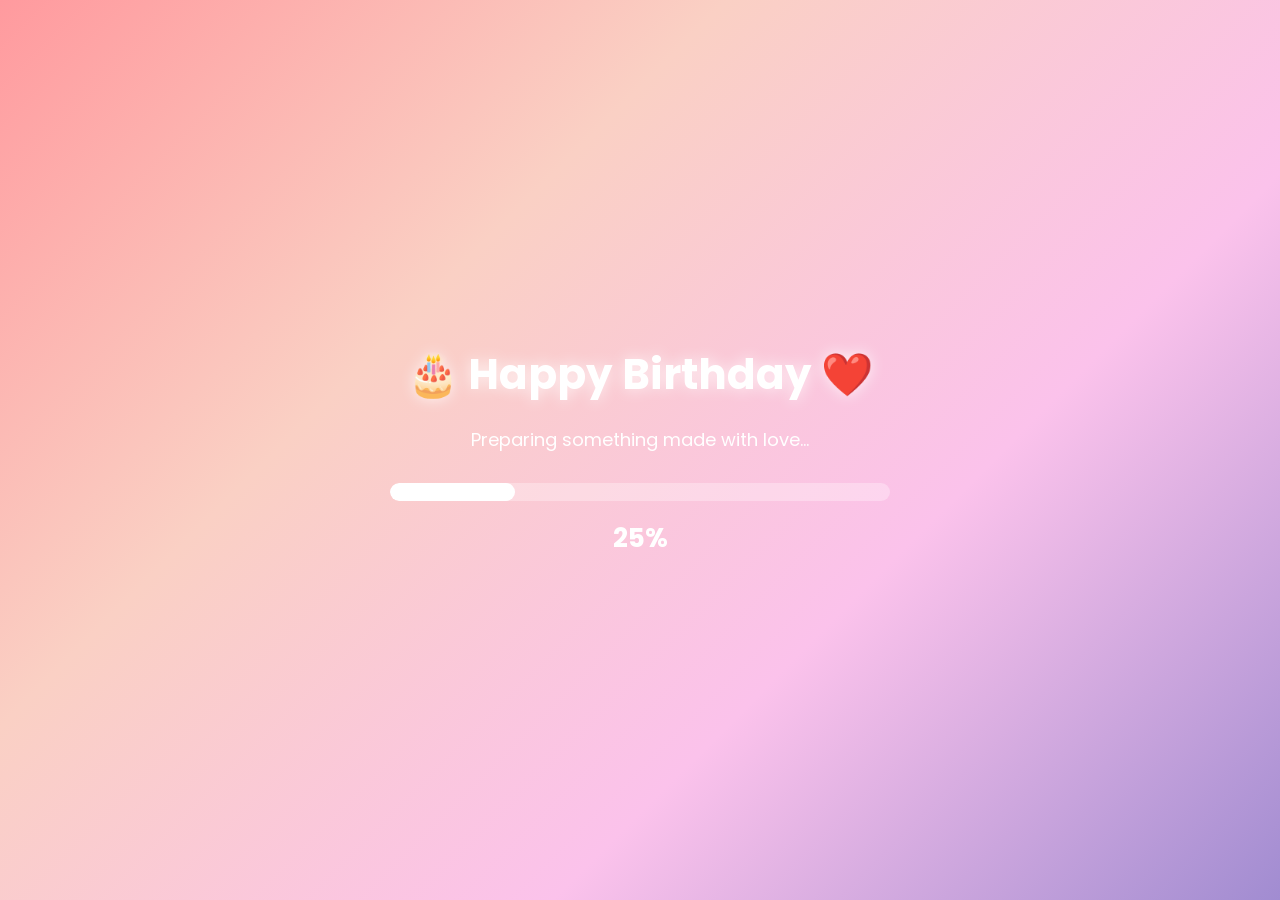
<file: index.html>
<!DOCTYPE html>
<html lang="en">
<head>
    <meta charset="UTF-8">
    <meta name="viewport" content="width=device-width, initial-scale=1.0">
    <title>Happy Birthday ❤️</title>

    <link rel="stylesheet" href="style.css">
</head>
<body>

    <!-- Background Hearts -->
    <div class="hearts">
        <span>❤️</span>
        <span>💖</span>
        <span>💕</span>
        <span>💗</span>
        <span>💞</span>
    </div>

    <!-- Loading Container -->
    <div class="loading-container">

        <h1>🎂 Happy Birthday ❤️</h1>

        <p class="message">
            Preparing something made with love...
        </p>

        <div class="progress-box">

            <div id="progress"></div>

        </div>

        <h2 id="percentage">0%</h2>

    </div>

<script>

let progress = document.getElementById("progress");
let percentage = document.getElementById("percentage");

let count = 0;

let loading = setInterval(function(){

    count++;

    progress.style.width = count + "%";
    percentage.innerHTML = count + "%";

    if(count >= 100){

        clearInterval(loading);

        setTimeout(function(){

            window.location.href = "welcome.html";

        },1000);

    }

},40);

</script>

</body>
</html>
</file>
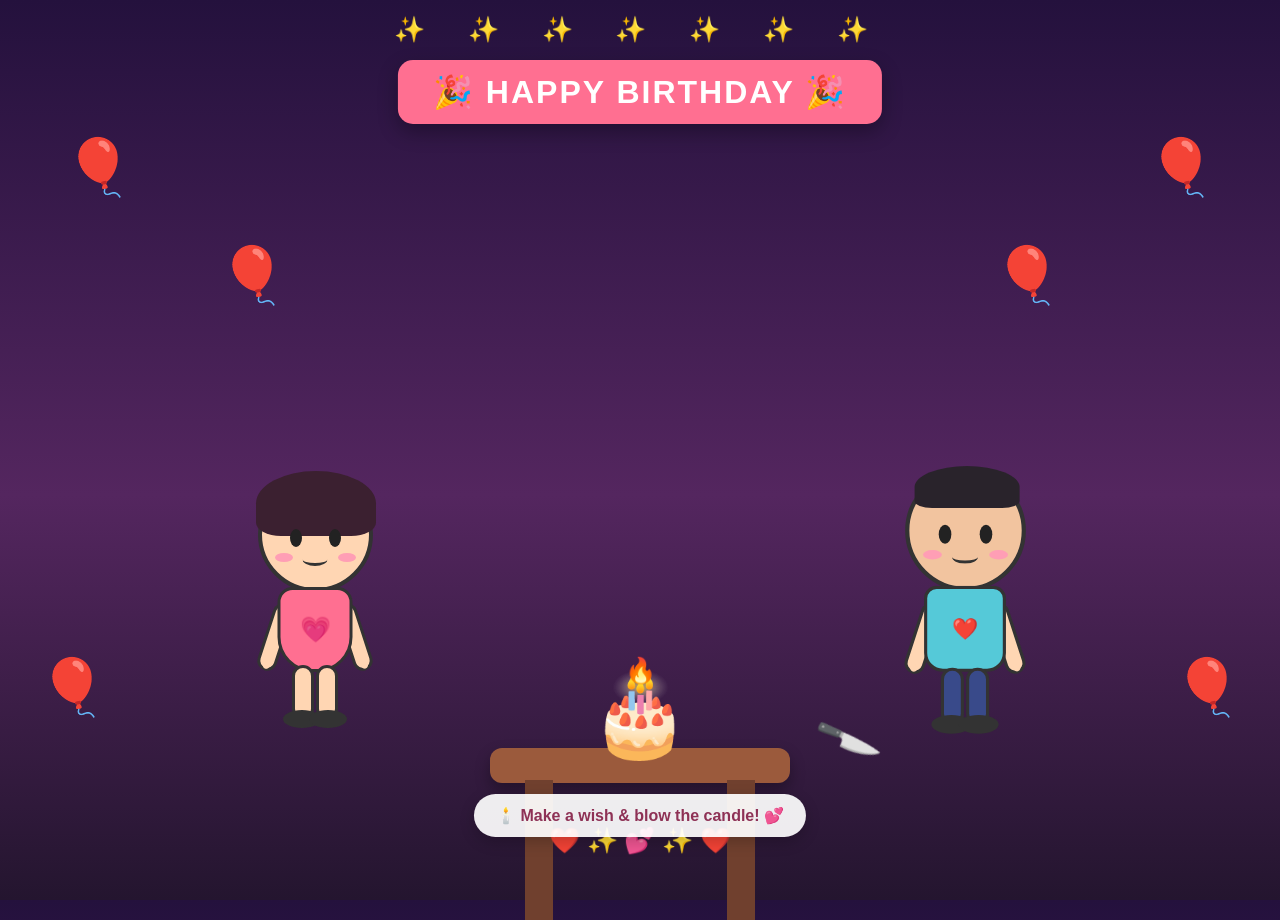
<file: birthday-room.html>
<!DOCTYPE html>
<html lang="en">

<head>

    <meta charset="UTF-8">

    <meta name="viewport"
          content="width=device-width, initial-scale=1.0">

    <title>Birthday Room 🎂</title>

    <link rel="stylesheet" href="birthday-room.css">

</head>

<body>

    <!-- ========================= -->
    <!-- PARTY POPPER -->
    <!-- ========================= -->

    <div id="celebration">

        <div class="popper left">🎉</div>
        <div class="popper right">🎉</div>

    </div>


    <!-- ========================= -->
    <!-- BIRTHDAY ROOM -->
    <!-- ========================= -->

    <div id="birthdayRoom">


        <!-- LIGHTS -->

        <div class="lights">
            ✨ ✨ ✨ ✨ ✨ ✨ ✨
        </div>


        <!-- BANNER -->

        <div class="banner">
            🎉 HAPPY BIRTHDAY 🎉
        </div>


        <!-- BALLOONS -->

        <div class="balloon balloon1">🎈</div>
        <div class="balloon balloon2">🎈</div>
        <div class="balloon balloon3">🎈</div>

        <div class="balloon balloon4">🎈</div>
        <div class="balloon balloon5">🎈</div>
        <div class="balloon balloon6">🎈</div>


        <!-- ========================= -->
        <!-- GIRL -->
        <!-- ========================= -->

        <div class="character girl">

            <div class="characterHead">

                <div class="hair"></div>

                <div class="eye eye1"></div>
                <div class="eye eye2"></div>

                <div class="cheek cheek1"></div>
                <div class="cheek cheek2"></div>

                <div class="mouth"></div>

            </div>


            <div class="girlBody">

                <div class="arm leftArm"></div>
                <div class="arm rightArm"></div>

                <div class="dress">
                    💗
                </div>

                <div class="leg leftLegCharacter"></div>
                <div class="leg rightLegCharacter"></div>

                <div class="shoe leftShoe"></div>
                <div class="shoe rightShoe"></div>

            </div>

        </div>


        <!-- ========================= -->
        <!-- BIRTHDAY BOY -->
        <!-- ========================= -->

        <div class="character boy">

            <div class="characterHead boyHead">

                <div class="boyHair"></div>

                <div class="eye eye1"></div>
                <div class="eye eye2"></div>

                <div class="cheek cheek1"></div>
                <div class="cheek cheek2"></div>

                <div class="mouth"></div>

            </div>


            <div class="boyBody">

                <div class="arm leftArm"></div>
                <div class="arm rightArm"></div>

                <div class="shirt">
                    ❤️
                </div>

                <div class="leg leftLegCharacter"></div>
                <div class="leg rightLegCharacter"></div>

                <div class="shoe leftShoe"></div>
                <div class="shoe rightShoe"></div>

            </div>

        </div>


        <!-- ========================= -->
        <!-- TABLE -->
        <!-- ========================= -->

        <div class="table">

            <div class="tableTop"></div>

            <div class="tableLeg leftLeg"></div>
            <div class="tableLeg rightLeg"></div>


            <!-- CAKE -->

            <div class="cake">

                <!-- CANDLE -->

                <div class="candle" id="candle">

                    <div class="flame" id="flame">
                        🔥
                    </div>

                </div>


                <!-- CAKE -->

                <div class="cakeTop" id="cake">

                    <span class="cakeEmoji">
                        🎂
                    </span>

                    <span class="cakeSlice">
                        🍰
                    </span>

                </div>

            </div>

        </div>


        <!-- ========================= -->
        <!-- KNIFE -->
        <!-- ========================= -->

        <div class="knife" id="knife">
            🔪
        </div>


        <!-- ========================= -->
        <!-- CANDLE MESSAGE -->
        <!-- ========================= -->

        <div id="candleMessage">

            🕯️ Make a wish & blow the candle! 💕

        </div>


        <!-- ========================= -->
        <!-- CAKE MESSAGE -->
        <!-- ========================= -->

        <div id="cakeMessage"
             class="cakeMessage"
             style="display:none;">

            🔪 Click the knife to cut the cake! 🎂

        </div>


        <!-- FLOOR DECOR -->

        <div class="floorDecor">
            ❤️ ✨ 💕 ✨ ❤️
        </div>


    </div>


    <script src="birthday-room.js"></script>

</body>

</html>
</file>
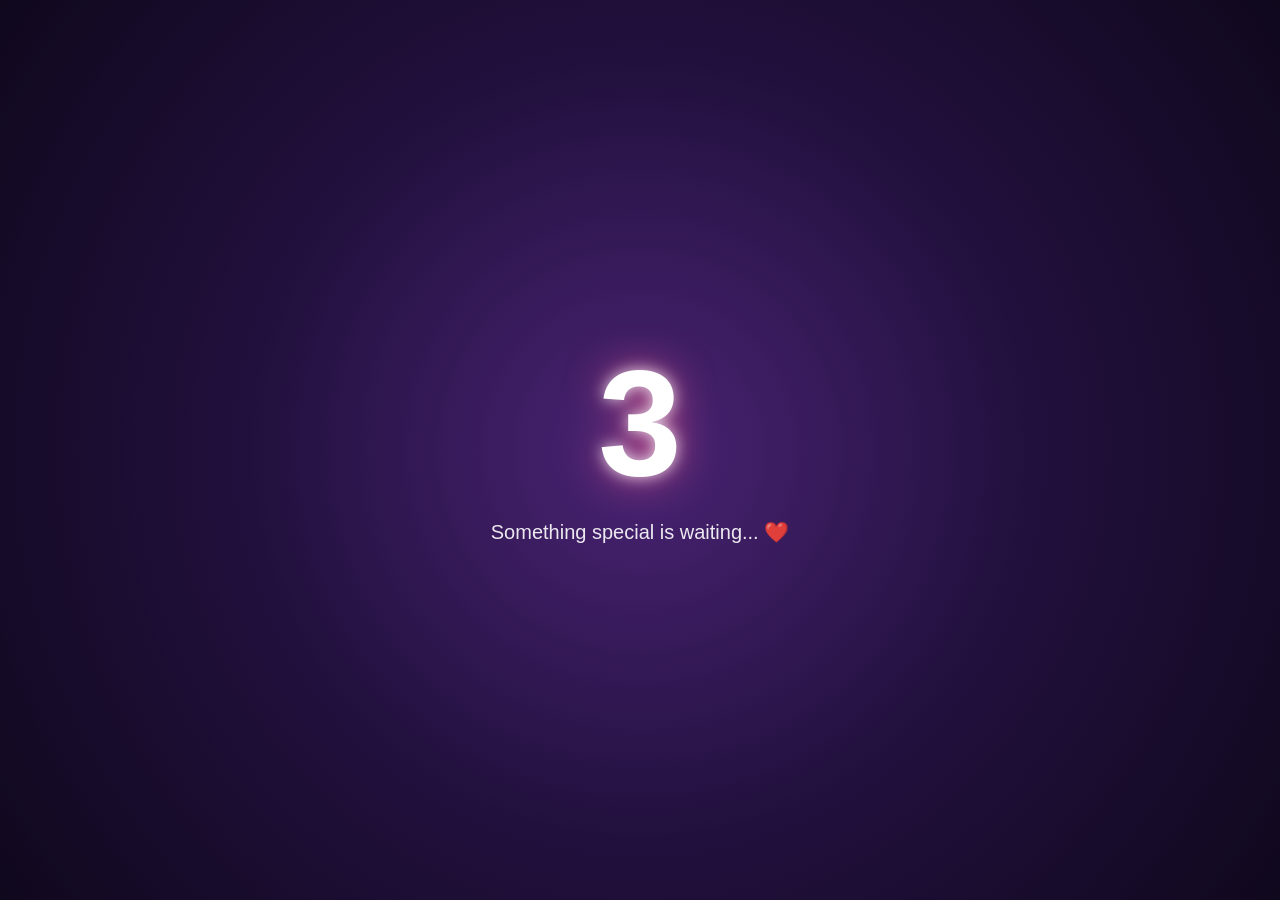
<file: countdown.html>
<!DOCTYPE html>
<html lang="en">
<head>

    <meta charset="UTF-8">
    <meta name="viewport" content="width=device-width, initial-scale=1.0">

    <title>Get Ready ❤️</title>

    <link rel="stylesheet" href="countdown.css">

</head>

<body>

    <div class="countdownScreen">

        <div id="countdown">3</div>

        <p>Something special is waiting... ❤️</p>

    </div>

    <script src="countdown.js"></script>

</body>
</html>
</file>
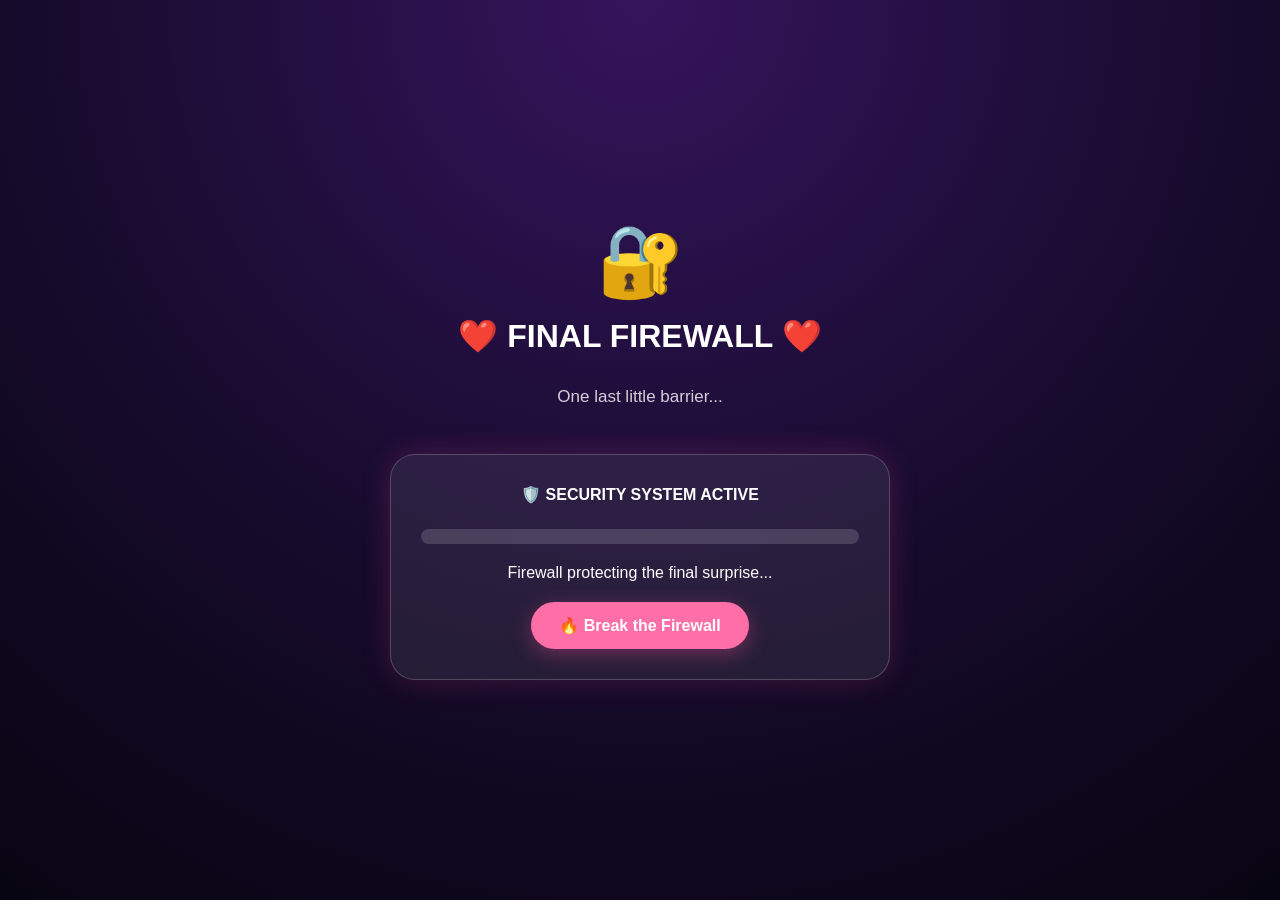
<file: firewall.html>
<!DOCTYPE html>
<html lang="en">

<head>

    <meta charset="UTF-8">

    <meta name="viewport"
          content="width=device-width, initial-scale=1.0">

    <title>Final Firewall ❤️</title>

    <link rel="stylesheet" href="firewall.css">

</head>

<body>

    <div class="firewallScreen">

        <div class="lockIcon">🔐</div>

        <h1>❤️ FINAL FIREWALL ❤️</h1>

        <p class="subtitle">
            One last little barrier...
        </p>

        <div class="firewallBox">

            <div class="security">
                🛡️ SECURITY SYSTEM ACTIVE
            </div>

            <div class="loadingBar">
                <div id="progress"></div>
            </div>

            <p id="status">
                Firewall protecting the final surprise...
            </p>

            <button id="breakBtn">
                🔥 Break the Firewall
            </button>

        </div>

    </div>


    <!-- FINAL MESSAGE -->

    <div id="finalMessage">

        <div class="heart">❤️</div>

        <h1>For You...</h1>

        <p class="quote">

            “Some surprises end with a gift,
            but this one ends with a little reminder
            of how special you are to me. ❤️”

        </p>

        <div class="finalLove">
            Love you ❤️
        </div>

        <div class="sparkles">
            ✨ 💕 ✨ 💕 ✨
        </div>

    </div>


    <script src="firewall.js"></script>

</body>

</html>
</file>
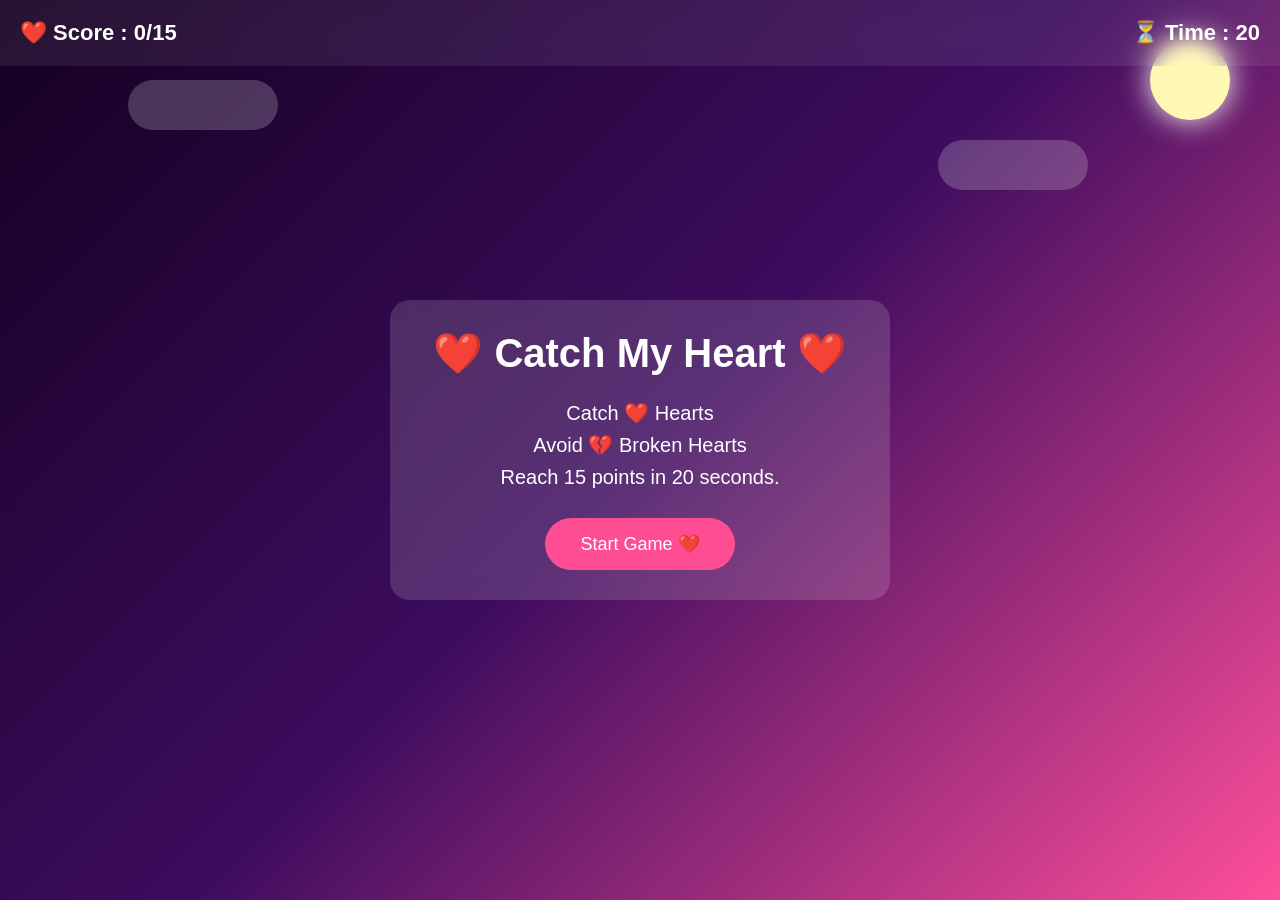
<file: game.html>
<!DOCTYPE html>
<html lang="en">
<head>

<meta charset="UTF-8">
<meta name="viewport" content="width=device-width, initial-scale=1.0">

<title>Catch My Heart ❤️</title>

<link rel="stylesheet" href="game.css">

</head>

<body>

<!-- Animated Background -->

<div class="stars"></div>
<div class="moon"></div>
<div class="cloud cloud1"></div>
<div class="cloud cloud2"></div>


<!-- Top Glass Bar -->

<div class="topBar">

    <div class="score">
        ❤️ Score :
        <span id="score">0</span>/15
    </div>

    <div class="timer">
        ⏳ Time :
        <span id="time">20</span>
    </div>

</div>


<!-- Game Area -->

<div id="gameArea"></div>


<!-- Start Screen -->

<div id="startScreen">

    <h1>❤️ Catch My Heart ❤️</h1>

    <p>
        Catch ❤️ Hearts
        <br>
        Avoid 💔 Broken Hearts
        <br>
        Reach 15 points in 20 seconds.
    </p>

    <button onclick="startGame()">
        Start Game ❤️
    </button>

</div>


<!-- Victory Screen -->

<div id="victory">

    <h1>🎉 Congratulations 🎉</h1>

    <h2>You Caught My Heart ❤️</h2>

    <button onclick="nextPage()">
        Open Surprise 💌
    </button>

</div>


<!-- ================================= -->
<!-- LETTER + CARTOON SCREEN -->
<!-- ================================= -->

<div id="letterScreen">

    <div class="letterCard">

        <!-- Cartoon -->

        <div class="cartoonArea">

            <div class="cartoon">

                <div class="cartoonHead">

                    <div class="cartoonEye eyeLeft"></div>
                    <div class="cartoonEye eyeRight"></div>

                    <div class="cartoonBlush blushLeft"></div>
                    <div class="cartoonBlush blushRight"></div>

                    <div class="cartoonSmile"></div>

                </div>

                <div class="cartoonBody">
                    ❤️
                </div>

            </div>

            <div class="floatingHeart">💗</div>

        </div>


        <!-- Letter -->

        <div class="letterContent">

            <h1>Hey You! 💌</h1>

            <p>
                So... you actually made it this far. 👀
            </p>

            <p>
                You caught all those hearts,
                but this was only the beginning. ✨
            </p>

            <p>
                There's still a little surprise waiting
                for you behind the next door... ❤️
            </p>

            <p class="smallText">
                Ready to continue?
            </p>

            <button id="continueBtn">
                Continue → 💕
            </button>

        </div>

    </div>

</div>
<div id="letterScreen">

    <div class="letterCard">

        <div class="cartoonArea">
            <div class="cartoon">
                <div class="cartoonHead">
                    <div class="cartoonEye eyeLeft"></div>
                    <div class="cartoonEye eyeRight"></div>
                    <div class="cartoonBlush blushLeft"></div>
                    <div class="cartoonBlush blushRight"></div>
                    <div class="cartoonSmile"></div>
                </div>

                <div class="cartoonBody">
                    ❤️
                </div>
            </div>

            <div class="floatingHeart">💗</div>
        </div>

        <div class="letterContent">

            <h1>Hey You! 💌</h1>

            <p>So... you actually made it this far. 👀</p>

            <p>
                You caught all those hearts,
                but this was only the beginning. ✨
            </p>

            <p>
                There's still a little surprise waiting
                for you behind the next door... ❤️
            </p>

            <p>Ready to continue?</p>

            <button id="continueBtn">
                Continue → 💕
            </button>

        </div>

    </div>

</div>

<script src="game.js"></script>

</body>
</html>
</file>
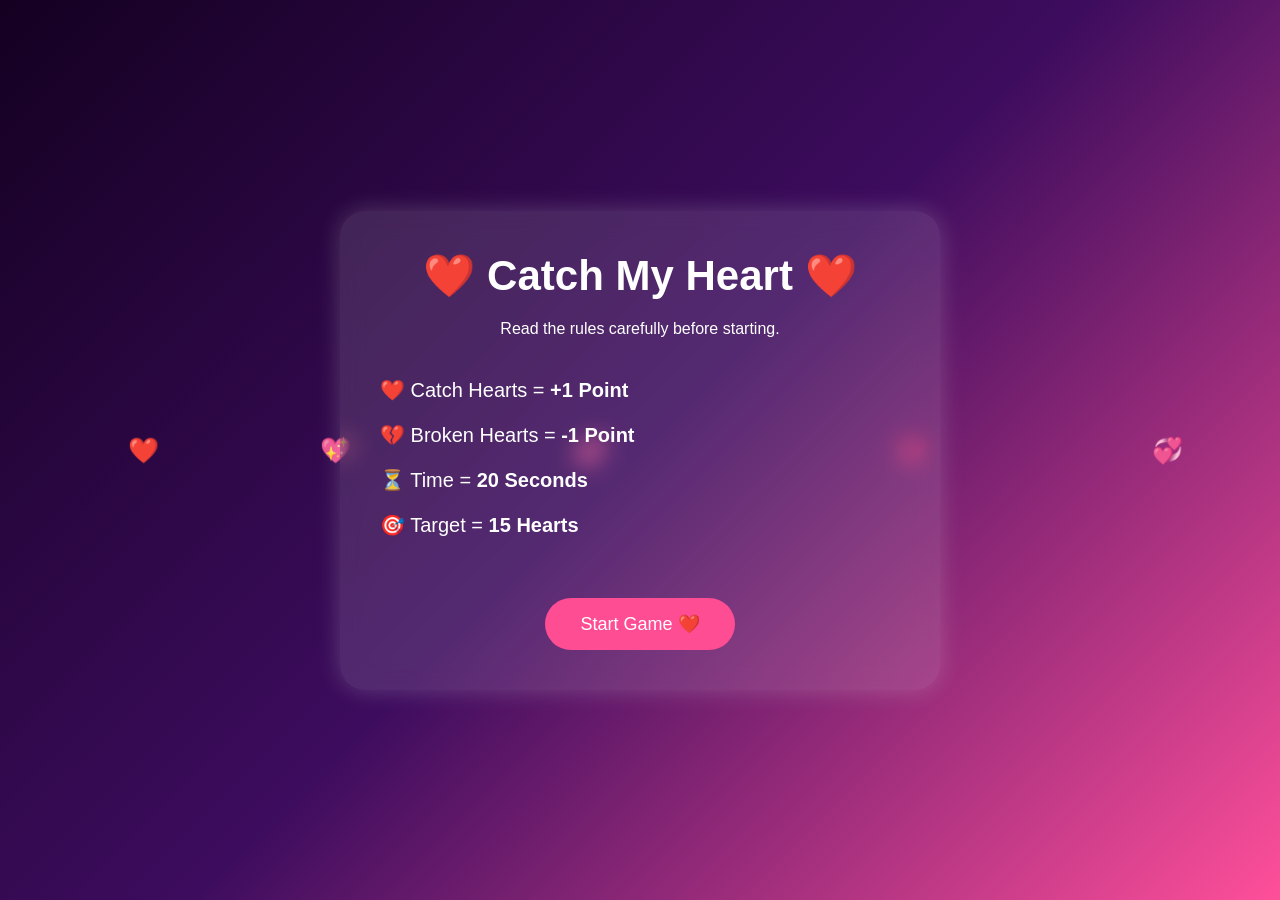
<file: instruction.html>
<!DOCTYPE html>
<html lang="en">
<head>
<meta charset="UTF-8">
<meta name="viewport" content="width=device-width, initial-scale=1.0">
<title>Game Instructions</title>

<style>

*{
margin:0;
padding:0;
box-sizing:border-box;
font-family:Poppins,sans-serif;
}

body{
height:100vh;
display:flex;
justify-content:center;
align-items:center;
background:linear-gradient(135deg,#140021,#3d0c5e,#ff4f9a);
overflow:hidden;
color:white;
}

/* Floating Hearts */
.heart{
position:absolute;
font-size:25px;
animation:float 8s linear infinite;
}

@keyframes float{

0%{
transform:translateY(100vh);
opacity:0;
}

20%{
opacity:1;
}

100%{
transform:translateY(-120vh);
opacity:0;
}

}

.card{

width:90%;
max-width:600px;
padding:40px;
border-radius:25px;
background:rgba(255,255,255,.12);
backdrop-filter:blur(12px);
text-align:center;
box-shadow:0 0 25px rgba(255,255,255,.2);

}

h1{

font-size:42px;
margin-bottom:20px;

}

.rules{

text-align:left;
margin:30px auto;
font-size:20px;
line-height:45px;

}

button{

margin-top:20px;
padding:15px 35px;
font-size:18px;
border:none;
border-radius:40px;
background:#ff4d94;
color:white;
cursor:pointer;
transition:.3s;

}

button:hover{

transform:scale(1.08);

}

</style>

</head>

<body>

<div class="heart" style="left:10%;animation-duration:8s;">❤️</div>
<div class="heart" style="left:25%;animation-duration:10s;">💖</div>
<div class="heart" style="left:45%;animation-duration:7s;">💕</div>
<div class="heart" style="left:70%;animation-duration:9s;">💗</div>
<div class="heart" style="left:90%;animation-duration:11s;">💞</div>

<div class="card">

<h1>❤️ Catch My Heart ❤️</h1>

<p>Read the rules carefully before starting.</p>

<div class="rules">

❤️ Catch Hearts = <b>+1 Point</b><br>

💔 Broken Hearts = <b>-1 Point</b><br>

⏳ Time = <b>20 Seconds</b><br>

🎯 Target = <b>15 Hearts</b>

</div>

<button onclick="startGame()">
Start Game ❤️
</button>

</div>

<script>

function startGame(){

window.location.href="game.html";

}

</script>

</body>
</html>
</file>
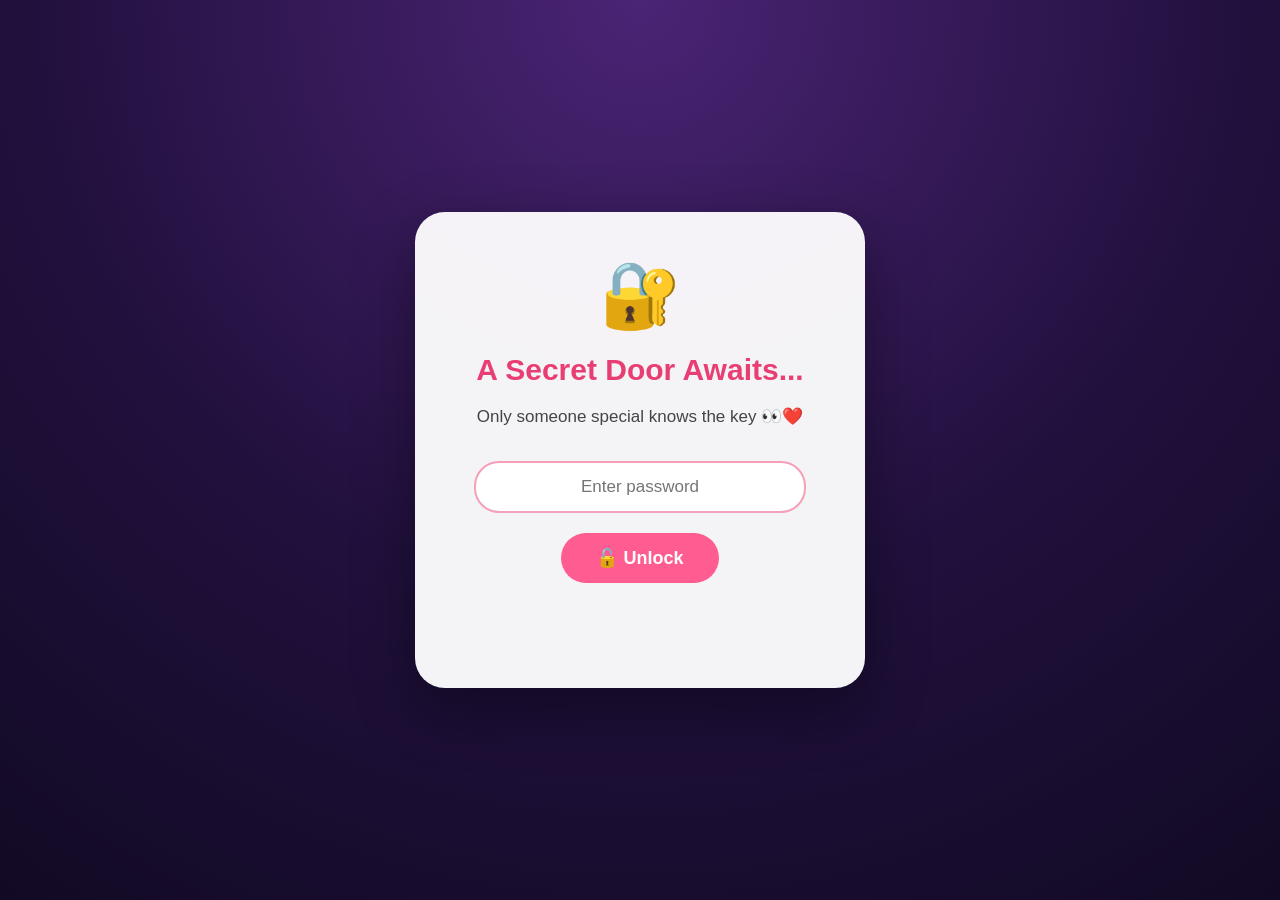
<file: password.html>
<!DOCTYPE html>
<html lang="en">
<head>
    <meta charset="UTF-8">
    <meta name="viewport" content="width=device-width, initial-scale=1.0">

    <title>Secret Door 🔐</title>

    <link rel="stylesheet" href="password.css">
</head>

<body>

    <div class="passwordScreen">

        <div class="passwordCard">

            <div class="lock">🔐</div>

            <h1>A Secret Door Awaits...</h1>

            <p>Only someone special knows the key 👀❤️</p>

            <input
                type="password"
                id="passwordInput"
                placeholder="Enter password"
            >

            <button onclick="checkPassword()">
                🔓 Unlock
            </button>

            <p id="message"></p>

        </div>

    </div>

    <script src="password.js"></script>

</body>
</html>
</file>
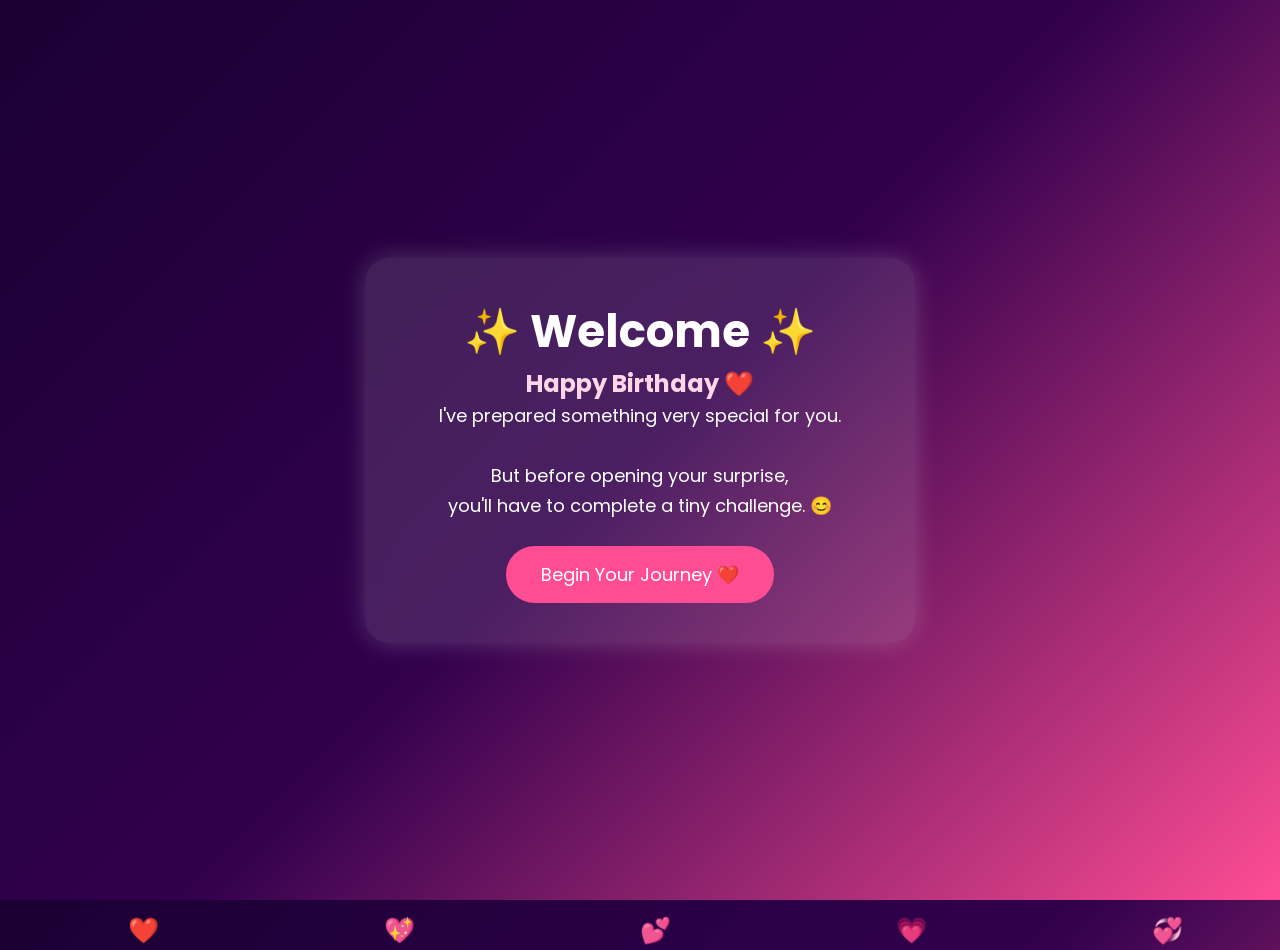
<file: welcome.html>
<!DOCTYPE html>
<html lang="en">
<head>
<meta charset="UTF-8">
<meta name="viewport" content="width=device-width, initial-scale=1.0">
<title>Welcome ❤️</title>

<link rel="stylesheet" href="style.css">

<style>

body{
    margin:0;
    display:flex;
    justify-content:center;
    align-items:center;
    height:100vh;
    background:linear-gradient(135deg,#1a0033,#32004d,#ff4d94);
    overflow:hidden;
    font-family:'Poppins',sans-serif;
}

/* Floating Hearts */
.heart{
    position:absolute;
    bottom:-50px;
    font-size:25px;
    animation:float 8s linear infinite;
}

@keyframes float{
    0%{
        transform:translateY(0);
        opacity:0;
    }

    20%{
        opacity:1;
    }

    100%{
        transform:translateY(-110vh);
        opacity:0;
    }
}

/* Card */

.container{

    width:85%;
    max-width:550px;

    background:rgba(255,255,255,.12);

    backdrop-filter:blur(12px);

    border-radius:25px;

    padding:40px;

    text-align:center;

    color:white;

    box-shadow:0 0 25px rgba(255,255,255,.2);

}

h1{

    font-size:45px;

}

h2{

    color:#ffd6e7;

}

p{

    line-height:30px;

    font-size:18px;

}

button{

    margin-top:25px;

    padding:15px 35px;

    border:none;

    border-radius:40px;

    background:#ff4d94;

    color:white;

    font-size:18px;

    cursor:pointer;

    transition:.3s;

}

button:hover{

    transform:scale(1.08);

    background:#ff0066;

}

</style>

</head>

<body>

<div class="heart" style="left:10%;animation-duration:7s;">❤️</div>
<div class="heart" style="left:30%;animation-duration:9s;">💖</div>
<div class="heart" style="left:50%;animation-duration:8s;">💕</div>
<div class="heart" style="left:70%;animation-duration:10s;">💗</div>
<div class="heart" style="left:90%;animation-duration:6s;">💞</div>

<div class="container">

<h1>✨ Welcome ✨</h1>

<h2>Happy Birthday ❤️</h2>

<p>
I've prepared something very special for you.<br><br>

But before opening your surprise,<br>
you'll have to complete a tiny challenge. 😊
</p>

<button onclick="startJourney()">
Begin Your Journey ❤️
</button>

</div>

<script>

function startJourney(){

window.location.href="instruction.html";

}

</script>

</body>
</html>
</file>
<file: style.css>
/* Google Font */
@import url('https://fonts.googleapis.com/css2?family=Poppins:wght@300;500;700&display=swap');

*{
    margin:0;
    padding:0;
    box-sizing:border-box;
    font-family:'Poppins',sans-serif;
}

body{
    height:100vh;
    display:flex;
    justify-content:center;
    align-items:center;
    background:linear-gradient(135deg,#ff9a9e,#fad0c4,#fbc2eb,#a18cd1);
    overflow:hidden;
}

/* Loading Container */
.loading-container{
    width:90%;
    max-width:500px;
    text-align:center;
    color:white;
    z-index:2;
}

.loading-container h1{
    font-size:42px;
    margin-bottom:20px;
    text-shadow:0 0 15px rgba(255,255,255,.8);
}

.message{
    font-size:18px;
    margin-bottom:30px;
}

.progress-box{
    width:100%;
    height:18px;
    background:rgba(255,255,255,.3);
    border-radius:50px;
    overflow:hidden;
}

#progress{
    width:0%;
    height:100%;
    background:white;
    border-radius:50px;
    transition:.2s;
}

#percentage{
    margin-top:18px;
    font-size:26px;
}

/* Floating Hearts */
.hearts{
    position:absolute;
    width:100%;
    height:100%;
    overflow:hidden;
}

.hearts span{
    position:absolute;
    bottom:-60px;
    font-size:28px;
    animation:floatHeart 10s linear infinite;
}

.hearts span:nth-child(1){
    left:10%;
    animation-duration:8s;
}

.hearts span:nth-child(2){
    left:30%;
    animation-duration:10s;
}

.hearts span:nth-child(3){
    left:55%;
    animation-duration:7s;
}

.hearts span:nth-child(4){
    left:75%;
    animation-duration:9s;
}

.hearts span:nth-child(5){
    left:90%;
    animation-duration:11s;
}

@keyframes floatHeart{

    0%{
        transform:translateY(0) scale(.8);
        opacity:0;
    }

    20%{
        opacity:1;
    }

    100%{
        transform:translateY(-120vh) scale(1.4);
        opacity:0;
    }
}

/* ========================= */
/* Welcome Page */
/* ========================= */

.welcome-page{

    display:flex;
    justify-content:center;
    align-items:center;
    height:100vh;

}

.welcome-box{

    width:90%;
    max-width:650px;

    background:rgba(255,255,255,.15);

    backdrop-filter:blur(15px);

    border-radius:20px;

    padding:40px;

    text-align:center;

    color:white;

    box-shadow:0 0 30px rgba(255,255,255,.3);

    animation:zoom 1.2s ease;

}

.welcome-box h1{

    font-size:45px;
    margin-bottom:10px;

}

.welcome-box h2{

    margin-bottom:25px;

}

.welcome-box p{

    line-height:35px;
    font-size:20px;

}

.welcome-box button{

    margin-top:35px;

    padding:15px 40px;

    font-size:18px;

    border:none;

    border-radius:50px;

    cursor:pointer;

    background:white;

    color:#ff4d6d;

    transition:.3s;

}

.welcome-box button:hover{

    transform:scale(1.08);

}

@keyframes zoom{

    from{

        transform:scale(.7);
        opacity:0;

    }

    to{

        transform:scale(1);
        opacity:1;

    }

}
</file>
<file: birthday-room.css>
* {
    box-sizing: border-box;
}

body {

    margin: 0;

    width: 100%;
    min-height: 100vh;

    overflow: hidden;

    font-family: Arial, sans-serif;

    background:
        linear-gradient(
            to bottom,
            #24113d 0%,
            #54265f 55%,
            #24152f 100%
        );

}


/* ========================= */
/* CELEBRATION */
/* ========================= */

#celebration {

    position: fixed;

    inset: 0;

    z-index: 100;

    pointer-events: none;

    animation: celebrationOut 2.5s forwards;

}


.popper {

    position: absolute;

    top: 42%;

    font-size: 70px;

    animation: popperPop 1s ease-out forwards;

}


.popper.left {
    left: 8%;
}


.popper.right {
    right: 8%;
}


@keyframes popperPop {

    0% {
        transform: scale(0) rotate(-20deg);
    }

    60% {
        transform: scale(1.4) rotate(10deg);
    }

    100% {
        transform: scale(1) rotate(0);
    }

}


@keyframes celebrationOut {

    0%,70% {
        opacity: 1;
    }

    100% {
        opacity: 0;
    }

}


/* ========================= */
/* ROOM */
/* ========================= */

#birthdayRoom {

    position: relative;

    width: 100%;
    height: 100vh;

    opacity: 0;

    animation: roomReveal 2s ease forwards;

    animation-delay: 1.2s;

}


@keyframes roomReveal {

    from {
        opacity: 0;
        transform: scale(1.05);
    }

    to {
        opacity: 1;
        transform: scale(1);
    }

}


/* ========================= */
/* LIGHTS */
/* ========================= */

.lights {

    position: absolute;

    top: 15px;

    width: 100%;

    text-align: center;

    font-size: 25px;

    letter-spacing: 18px;

    animation: lightsGlow 1.5s infinite alternate;

}


@keyframes lightsGlow {

    from {
        opacity: .5;
    }

    to {
        opacity: 1;
    }

}


/* ========================= */
/* BANNER */
/* ========================= */

.banner {

    position: absolute;

    top: 60px;

    left: 50%;

    transform: translateX(-50%);

    padding: 13px 35px;

    background: #ff6f91;

    color: white;

    border-radius: 15px;

    font-size: clamp(18px, 3vw, 32px);

    font-weight: bold;

    letter-spacing: 2px;

    box-shadow:
        0 8px 20px rgba(0,0,0,.3);

    animation: bannerSwing 3s ease-in-out infinite;

}


@keyframes bannerSwing {

    0%,100% {
        transform: translateX(-50%) rotate(-1deg);
    }

    50% {
        transform: translateX(-50%) rotate(1deg);
    }

}


/* ========================= */
/* BALLOONS */
/* ========================= */

.balloon {

    position: absolute;

    font-size: 55px;

    animation: balloonFloat 3s ease-in-out infinite;

}


.balloon1 {
    left: 5%;
    top: 15%;
}

.balloon2 {
    left: 17%;
    top: 27%;
}

.balloon3 {
    left: 3%;
    bottom: 20%;
}

.balloon4 {
    right: 5%;
    top: 15%;
}

.balloon5 {
    right: 17%;
    top: 27%;
}

.balloon6 {
    right: 3%;
    bottom: 20%;
}


@keyframes balloonFloat {

    0%,100% {
        transform: translateY(0);
    }

    50% {
        transform: translateY(-12px);
    }

}


/* ========================= */
/* CHARACTERS */
/* ========================= */

.character {

    position: absolute;

    bottom: 18%;

    width: 160px;

    text-align: center;

    animation: characterFloat 3s ease-in-out infinite;

}


.girl {
    left: 20%;
}


.boy {
    right: 20%;
    animation-delay: .8s;
}


@keyframes characterFloat {

    0%,100% {
        transform: translateY(0);
    }

    50% {
        transform: translateY(-7px);
    }

}


/* HEAD */

.characterHead {

    position: relative;

    width: 115px;
    height: 115px;

    margin: auto;

    background: #ffd6b3;

    border: 4px solid #333;

    border-radius: 50%;

}


.boyHead {
    background: #f2c49f;
}


/* GIRL HAIR */

.hair {

    position: absolute;

    width: 120px;
    height: 65px;

    left: -6px;
    top: -10px;

    background: #3b2030;

    border-radius: 60% 60% 25% 25%;

}


/* BOY HAIR */

.boyHair {

    position: absolute;

    width: 100px;
    height: 40px;

    left: 5px;
    top: -8px;

    background: #29232b;

    border-radius: 60% 60% 20% 20%;

}


/* EYES */

.eye {

    position: absolute;

    top: 48px;

    width: 12px;
    height: 18px;

    background: #222;

    border-radius: 50%;

}


.eye1 {
    left: 28px;
}


.eye2 {
    right: 28px;
}


/* CHEEKS */

.cheek {

    position: absolute;

    top: 72px;

    width: 18px;
    height: 9px;

    background: #ff9eb5;

    border-radius: 50%;

}


.cheek1 {
    left: 13px;
}


.cheek2 {
    right: 13px;
}


/* SMILE */

.mouth {

    position: absolute;

    width: 25px;
    height: 13px;

    left: 50%;

    top: 72px;

    transform: translateX(-50%);

    border-bottom: 3px solid #333;

    border-radius: 50%;

}


/* BODY */

.characterBody {

    width: 100px;
    height: 115px;

    margin: -2px auto 0;

    display: flex;

    justify-content: center;
    align-items: center;

    font-size: 65px;

}


/* ========================= */
/* TABLE */
/* ========================= */

.table {

    position: absolute;

    left: 50%;

    bottom: 13%;

    transform: translateX(-50%);

    width: 300px;

}


.tableTop {

    width: 300px;
    height: 35px;

    background: #9b5a3c;

    border-radius: 12px;

    box-shadow:
        0 7px 15px rgba(0,0,0,.3);

}


.tableLeg {

    position: absolute;

    top: 32px;

    width: 28px;

    height: 140px;

    background: #70402e;

}


.leftLeg {
    left: 35px;
}


.rightLeg {
    right: 35px;
}


/* ========================= */
/* CAKE */
/* ========================= */

.cake {

    position: absolute;

    left: 50%;

    bottom: 25px;

    transform: translateX(-50%);

    z-index: 5;

}


.cakeTop {

    font-size: 80px;

    animation: cakeBounce 2s ease-in-out infinite;

}


@keyframes cakeBounce {

    0%,100% {
        transform: translateY(0);
    }

    50% {
        transform: translateY(-5px);
    }

}


/* CANDLE */

.candle {

    position: absolute;

    left: 50%;

    top: -12px;

    transform: translateX(-50%);

    font-size: 25px;

}


.flame {

    animation: flameFlicker .6s infinite alternate;

}


@keyframes flameFlicker {

    from {
        transform: scale(1);
    }

    to {
        transform: scale(1.2);
    }

}


/* ========================= */
/* KNIFE */
/* ========================= */

.knife {

    position: absolute;

    left: calc(50% + 180px);

    bottom: 15%;

    font-size: 45px;

    transform: rotate(-20deg);

    animation: knifeFloat 2s ease-in-out infinite;

}


@keyframes knifeFloat {

    0%,100% {
        transform: rotate(-20deg) translateY(0);
    }

    50% {
        transform: rotate(-20deg) translateY(-7px);
    }

}


/* ========================= */
/* FLOOR */
/* ========================= */

.floorDecor {

    position: absolute;

    bottom: 5%;

    width: 100%;

    text-align: center;

    font-size: 25px;

}


/* ========================= */
/* MOBILE */
/* ========================= */

@media (max-width: 700px) {

    .banner {
        top: 55px;
        width: 80%;
        text-align: center;
    }

    .character {
        bottom: 22%;
        transform: scale(.75);
    }

    .girl {
        left: 2%;
    }

    .boy {
        right: 2%;
    }

    .table {
        bottom: 12%;
        transform: translateX(-50%) scale(.75);
    }

    .knife {
        left: 78%;
        bottom: 17%;
        font-size: 35px;
    }

    .balloon {
        font-size: 40px;
    }

}
/* ================================= */
/* BETTER CARTOON CHARACTERS */
/* ================================= */

.character {
    position: absolute;
    bottom: 17%;
    width: 170px;
    height: 270px;
    text-align: center;

    animation: characterFloat 3s ease-in-out infinite;
}


/* BODY AREA */

.girlBody,
.boyBody {
    position: relative;
    width: 150px;
    height: 145px;
    margin: -5px auto 0;
}


/* GIRL DRESS */

.dress {
    position: absolute;

    left: 50%;
    top: 0;

    transform: translateX(-50%);

    width: 75px;
    height: 85px;

    background: #ff6f91;

    border-radius: 15px 15px 35px 35px;

    border: 3px solid #333;

    display: flex;
    align-items: center;
    justify-content: center;

    font-size: 25px;
}


/* BOY SHIRT */

.shirt {
    position: absolute;

    left: 50%;
    top: 0;

    transform: translateX(-50%);

    width: 78px;
    height: 82px;

    background: #55c9d8;

    border-radius: 12px 12px 18px 18px;

    border: 3px solid #333;

    display: flex;
    align-items: center;
    justify-content: center;

    font-size: 20px;
}


/* ARMS */

.arm {
    position: absolute;

    top: 15px;

    width: 20px;
    height: 70px;

    background: #ffd6b3;

    border: 3px solid #333;

    border-radius: 20px;

    z-index: -1;
}


/* left hand/arm */

.leftArm {
    left: 25px;
    transform: rotate(18deg);
}


/* right hand/arm */

.rightArm {
    right: 25px;
    transform: rotate(-18deg);
}


/* little hands */

.leftArm::after,
.rightArm::after {

    content: "•";

    position: absolute;

    bottom: -12px;
    left: 3px;

    font-size: 25px;

    color: #ffd6b3;
}


/* LEGS */

.leg {
    position: absolute;

    top: 78px;

    width: 22px;
    height: 55px;

    background: #ffd6b3;

    border: 3px solid #333;

    border-radius: 15px;
}


/* GIRL LEGS */

.leftLegCharacter {
    left: 52px;
}

.rightLegCharacter {
    right: 52px;
}


/* BOY TROUSER */

.boyBody .leg {
    background: #394a8a;
}


/* SHOES */

.shoe {
    position: absolute;

    top: 123px;

    width: 38px;
    height: 18px;

    background: #333;

    border-radius: 50%;

}


.leftShoe {
    left: 43px;
}

.rightShoe {
    right: 43px;
}


/* MAKE BOY SLIGHTLY TALLER */

.boy {
    transform: scale(1.05);
}


/* CHARACTER POSITION */

.girl {
    left: 18%;
}

.boy {
    right: 18%;
}


/* MOBILE */

@media (max-width: 700px) {

    .character {
        transform: scale(.72);
        bottom: 19%;
    }

    .girl {
        left: 0;
    }

    .boy {
        right: 0;
        transform: scale(.76);
    }

}
/* =============================== */
/* CANDLE INTERACTION */
/* =============================== */

.candle {
    cursor: pointer;
    z-index: 20;
}

.flame {
    transition: all 0.5s ease;
    cursor: pointer;
}

.flame:hover {
    transform: scale(1.2);
}

#candleMessage {

    position: absolute;

    left: 50%;
    bottom: 7%;

    transform: translateX(-50%);

    padding: 12px 22px;

    background: rgba(255, 255, 255, 0.92);

    color: #8e3155;

    border-radius: 25px;

    font-size: 16px;

    font-weight: bold;

    box-shadow: 0 5px 15px rgba(0,0,0,.2);

    animation: messageFloat 2s ease-in-out infinite;

    z-index: 30;

    white-space: nowrap;
}

@keyframes messageFloat {

    0%, 100% {
        transform: translateX(-50%) translateY(0);
    }

    50% {
        transform: translateX(-50%) translateY(-5px);
    }

}


/* Candle blown */

.flame.blown {

    opacity: 0;

    transform: scale(0);

}


/* Little smoke */

.smoke {

    position: absolute;

    left: 50%;
    top: -18px;

    transform: translateX(-50%);

    font-size: 22px;

    animation: smokeUp 1.5s ease forwards;

}

@keyframes smokeUp {

    0% {
        opacity: 1;
        transform: translateX(-50%) translateY(0);
    }

    100% {
        opacity: 0;
        transform: translateX(-50%) translateY(-45px);
    }

}/* =============================== */
/* CAKE CUTTING */
/* =============================== */

.knife {
    cursor: pointer;
    z-index: 40;
    transition: transform 0.3s ease;
}

.knife:hover {
    transform: rotate(-20deg) scale(1.15);
}

.knife.cut {
    animation: knifeCut 0.8s ease;
}

@keyframes knifeCut {

    0% {
        transform: rotate(-20deg) translate(0, 0);
    }

    40% {
        transform: rotate(15deg) translate(-35px, -25px);
    }

    70% {
        transform: rotate(-10deg) translate(-15px, 5px);
    }

    100% {
        transform: rotate(-20deg) translate(0, 0);
    }
}

#cake.cutCake {
    animation: cakeCut 0.8s ease;
}

@keyframes cakeCut {

    0% {
        transform: translateX(-50%) scale(1);
    }

    50% {
        transform: translateX(-50%) scale(1.15);
    }

    100% {
        transform: translateX(-50%) scale(1);
    }
}

.cakeMessage {

    position: absolute;

    left: 50%;
    bottom: 7%;

    transform: translateX(-50%);

    padding: 12px 22px;

    background: rgba(255,255,255,.94);

    color: #8e3155;

    border-radius: 25px;

    font-size: 16px;
    font-weight: bold;

    box-shadow: 0 5px 15px rgba(0,0,0,.2);

    z-index: 30;

    white-space: nowrap;

}
/* =============================== */
/* VISIBLE CAKE CUT */
/* =============================== */

#cake {
    position: relative;
    width: 100px;
    height: 90px;
}

.cakeEmoji {
    display: block;
    font-size: 80px;
    transition: 0.6s ease;
}

.cakeSlice {
    display: none;

    position: absolute;

    left: 65px;
    top: 15px;

    font-size: 55px;

    transform: rotate(15deg);

    animation: sliceMove 1s ease forwards;
}

#cake.cutCake .cakeEmoji {
    transform: translateX(-18px);
}

#cake.cutCake .cakeSlice {
    display: block;
}

@keyframes sliceMove {

    0% {
        opacity: 0;
        transform: translate(0, 0) rotate(0);
    }

    100% {
        opacity: 1;
        transform: translate(45px, -5px) rotate(15deg);
    }
}


/* Strong knife movement */

.knife.cut {
    animation: realKnifeCut 1s ease;
}

@keyframes realKnifeCut {

    0% {
        transform: rotate(-20deg) translate(0, 0);
    }

    30% {
        transform: rotate(20deg) translate(-45px, -35px);
    }

    55% {
        transform: rotate(-5deg) translate(-15px, 10px);
    }

    75% {
        transform: rotate(15deg) translate(-35px, -15px);
    }

    100% {
        transform: rotate(-20deg) translate(0, 0);
    }
}
</file>
<file: countdown.css>
* {
    box-sizing: border-box;
}

body {

    margin: 0;

    width: 100%;
    height: 100vh;

    overflow: hidden;

    font-family: Arial, sans-serif;

    background:
        radial-gradient(circle at center, #4b2475, #21103d, #10081d);

}


.countdownScreen {

    width: 100%;
    height: 100vh;

    display: flex;

    flex-direction: column;

    align-items: center;
    justify-content: center;

    text-align: center;

}


#countdown {

    font-size: 150px;

    font-weight: bold;

    color: white;

    text-shadow:
        0 0 15px rgba(255,255,255,0.8),
        0 0 40px rgba(255,92,145,0.8);

    animation: numberPop 1s ease;

}


.countdownScreen p {

    margin-top: 10px;

    color: white;

    font-size: 20px;

    opacity: 0.9;

}


@keyframes numberPop {

    0% {

        opacity: 0;

        transform: scale(2.5);

    }

    60% {

        opacity: 1;

        transform: scale(1);

    }

    100% {

        opacity: 1;

        transform: scale(1);

    }

}
</file>
<file: firewall.css>
* {
    box-sizing: border-box;
}

body {

    margin: 0;

    min-height: 100vh;

    font-family: Arial, sans-serif;

    background:
        radial-gradient(circle at top,
        #35145c,
        #160b2c 55%,
        #080512);

    color: white;

    overflow: hidden;
}


/* FIREWALL */

.firewallScreen {

    min-height: 100vh;

    display: flex;

    flex-direction: column;

    justify-content: center;

    align-items: center;

    text-align: center;

    padding: 20px;

}


.lockIcon {

    font-size: 70px;

    animation: pulse 1.5s infinite;
}


h1 {

    font-size: 32px;

    margin: 15px 0;

}


.subtitle {

    opacity: .8;

    font-size: 17px;

}


.firewallBox {

    width: min(500px, 90%);

    margin-top: 30px;

    padding: 30px;

    border-radius: 25px;

    background: rgba(255,255,255,.08);

    border: 1px solid rgba(255,255,255,.2);

    box-shadow:
        0 0 30px rgba(255,70,150,.2);

}


.security {

    margin-bottom: 25px;

    font-weight: bold;

}


.loadingBar {

    width: 100%;

    height: 15px;

    background: rgba(255,255,255,.15);

    border-radius: 20px;

    overflow: hidden;

}


#progress {

    width: 0%;

    height: 100%;

    background: linear-gradient(
        90deg,
        #ff4f9a,
        #ff9fc8
    );

    transition: width .1s linear;

}


#status {

    margin: 20px 0;

}


button {

    border: none;

    padding: 14px 28px;

    border-radius: 30px;

    background: #ff6fa7;

    color: white;

    font-size: 16px;

    font-weight: bold;

    cursor: pointer;

    box-shadow: 0 5px 20px rgba(255,80,150,.35);

    transition: .3s;

}


button:hover {

    transform: scale(1.05);

}


/* FINAL MESSAGE */

#finalMessage {

    display: none;

    position: fixed;

    inset: 0;

    z-index: 10;

    background:
        radial-gradient(
            circle,
            #54166e,
            #170921
        );

    align-items: center;

    justify-content: center;

    flex-direction: column;

    text-align: center;

    padding: 30px;

}


#finalMessage.show {

    display: flex;

    animation: appear 1.2s ease;

}


.heart {

    font-size: 75px;

    animation: pulse 1.3s infinite;
}


#finalMessage h1 {

    font-size: 38px;

}


.quote {

    max-width: 600px;

    font-size: 19px;

    line-height: 1.8;

    opacity: .95;

}


.finalLove {

    margin-top: 25px;

    font-size: 32px;

    font-weight: bold;

}


.sparkles {

    margin-top: 25px;

    font-size: 25px;

}


@keyframes pulse {

    0%,100% {
        transform: scale(1);
    }

    50% {
        transform: scale(1.12);
    }

}


@keyframes appear {

    from {
        opacity: 0;
        transform: scale(.8);
    }

    to {
        opacity: 1;
        transform: scale(1);
    }

}


@media (max-width: 600px) {

    h1 {
        font-size: 25px;
    }

    .firewallBox {
        padding: 22px;
    }

    .quote {
        font-size: 16px;
    }

    .finalLove {
        font-size: 27px;
    }

}
</file>
<file: game.css>
*{
    margin:0;
    padding:0;
    box-sizing:border-box;
    font-family:Arial, sans-serif;
}

body{
    width:100%;
    height:100vh;
    overflow:hidden;
    background:linear-gradient(135deg,#140021,#3d0c5e,#ff4f9a);
    position:relative;
    color:white;
}

/* Background */

.stars{
    position:absolute;
    width:100%;
    height:100%;
}

.moon{
    position:absolute;
    top:40px;
    right:50px;
    width:80px;
    height:80px;
    background:#fff8b5;
    border-radius:50%;
    box-shadow:0 0 30px white;
}

.cloud{
    position:absolute;
    width:150px;
    height:50px;
    background:rgba(255,255,255,.2);
    border-radius:50px;
}

.cloud1{
    top:80px;
    left:10%;
}

.cloud2{
    top:140px;
    right:15%;
}

/* Top Bar */

.topBar{
    position:fixed;
    top:0;
    left:0;
    width:100%;
    display:flex;
    justify-content:space-between;
    padding:20px;
    background:rgba(255,255,255,.08);
    backdrop-filter:blur(10px);
    z-index:100;
}

.score,
.timer{
    font-size:22px;
    font-weight:bold;
}

/* Game Area */

#gameArea{
    position:absolute;
    top:80px;
    left:0;
    width:100%;
    height:calc(100vh - 80px);
    overflow:hidden;
}

/* Hearts */

.heart{
    position:absolute;
    font-size:40px;
    cursor:pointer;
    user-select:none;
}

/* Start Screen */

#startScreen{
    position:fixed;
    top:50%;
    left:50%;
    transform:translate(-50%,-50%);
    width:90%;
    max-width:500px;
    background:rgba(255,255,255,.15);
    backdrop-filter:blur(12px);
    padding:30px;
    border-radius:20px;
    text-align:center;
    z-index:999;
}

#startScreen h1{
    margin-bottom:20px;
    font-size:40px;
}

#startScreen p{
    font-size:20px;
    line-height:1.6;
    margin-bottom:25px;
}

#startScreen button{
    padding:15px 35px;
    border:none;
    border-radius:40px;
    background:#ff4d94;
    color:white;
    font-size:18px;
    cursor:pointer;
}

/* Victory Screen */

#victory{
    display:none;
    position:fixed;
    top:50%;
    left:50%;
    transform:translate(-50%,-50%);
    width:90%;
    max-width:500px;
    background:rgba(255,255,255,.18);
    backdrop-filter:blur(12px);
    padding:30px;
    border-radius:20px;
    text-align:center;
    z-index:1000;
}

#victory h1{
    margin-bottom:15px;
    font-size:38px;
}

#victory h2{
    margin-bottom:25px;
}

#victory button{
    padding:15px 35px;
    border:none;
    border-radius:40px;
    background:#ff4d94;
    color:white;
    font-size:18px;
    cursor:pointer;
}

button:hover{
    transform:scale(1.05);
    transition:.3s;
}
/* ================================= */
/* LETTER SCREEN */
/* ================================= */

#letterScreen {

    display: none;

    position: fixed;

    inset: 0;

    width: 100%;
    height: 100%;

    align-items: center;
    justify-content: center;

    padding: 20px;

    box-sizing: border-box;

    z-index: 1000;

}


/* LETTER CARD */

.letterCard {

    width: min(900px, 95%);

    min-height: 500px;

    padding: 45px;

    box-sizing: border-box;

    display: flex;

    align-items: center;

    justify-content: center;

    gap: 55px;

    border-radius: 30px;

    background: rgba(255,255,255,0.94);

    box-shadow:
        0 20px 60px rgba(0,0,0,0.35);

    animation: letterAppear 1s ease;

}


/* APPEAR ANIMATION */

@keyframes letterAppear {

    from {

        opacity: 0;

        transform:
            scale(0.75)
            translateY(40px);

    }

    to {

        opacity: 1;

        transform:
            scale(1)
            translateY(0);

    }

}


/* ================================= */
/* LETTER CONTENT */
/* ================================= */

.letterContent {

    flex: 1;

    text-align: center;

}


.letterContent h1 {

    font-size: 42px;

    margin-bottom: 25px;

}


.letterContent p {

    font-size: 18px;

    line-height: 1.7;

    margin: 14px 0;

}


.letterContent .smallText {

    font-size: 16px;

    margin-top: 25px;

}


/* CONTINUE BUTTON */

#continueBtn {

    margin-top: 15px;

    padding: 14px 32px;

    border: none;

    border-radius: 30px;

    background: #ff5c91;

    color: white;

    font-size: 18px;

    font-weight: bold;

    cursor: pointer;

    box-shadow:
        0 8px 20px rgba(255,92,145,0.35);

    transition: 0.3s;

}


#continueBtn:hover {

    transform: scale(1.08);

}


/* ================================= */
/* CARTOON */
/* ================================= */

.cartoonArea {

    width: 280px;

    height: 350px;

    position: relative;

    display: flex;

    align-items: center;

    justify-content: center;

}


.cartoon {

    display: flex;

    flex-direction: column;

    align-items: center;

    animation: cartoonFloat 3s ease-in-out infinite;

}


@keyframes cartoonFloat {

    0%,100% {

        transform: translateY(0);

    }

    50% {

        transform: translateY(-12px);

    }

}


/* HEAD */

.cartoonHead {

    width: 180px;

    height: 180px;

    position: relative;

    border-radius: 50%;

    background: #ffd6b3;

    border: 4px solid #333;

}


/* EYES */

.cartoonEye {

    width: 18px;

    height: 25px;

    position: absolute;

    top: 65px;

    background: #222;

    border-radius: 50%;

}


.eyeLeft {

    left: 45px;

}


.eyeRight {

    right: 45px;

}


/* BLUSH */

.cartoonBlush {

    width: 30px;

    height: 14px;

    position: absolute;

    top: 105px;

    background: #ff9eb5;

    border-radius: 50%;

}


.blushLeft {

    left: 20px;

}


.blushRight {

    right: 20px;

}


/* SMILE */

.cartoonSmile {

    width: 40px;

    height: 20px;

    position: absolute;

    left: 50%;

    top: 105px;

    transform: translateX(-50%);

    border-bottom: 4px solid #333;

    border-radius: 50%;

}


/* BODY */

.cartoonBody {

    width: 130px;

    height: 120px;

    margin-top: -5px;

    display: flex;

    align-items: center;

    justify-content: center;

    background: #ff6f91;

    border: 4px solid #333;

    border-radius:
        60px 60px 25px 25px;

    font-size: 40px;

}


/* FLOATING HEART */

.floatingHeart {

    position: absolute;

    top: 30px;

    right: 5px;

    font-size: 45px;

    animation: heartBeat 1.2s infinite;

}


@keyframes heartBeat {

    0%,100% {

        transform: scale(1);

    }

    50% {

        transform: scale(1.2);

    }

}


/* ================================= */
/* MOBILE */
/* ================================= */

@media (max-width: 700px) {

    .letterCard {

        flex-direction: column;

        gap: 5px;

        padding: 25px 18px;

        max-height: 92vh;

        overflow-y: auto;

    }


    .cartoonArea {

        width: 220px;

        height: 250px;

        transform: scale(0.75);

        margin-bottom: -45px;

    }


    .letterContent h1 {

        font-size: 32px;

    }


    .letterContent p {

        font-size: 16px;

    }

}
/* Letter text color */

.letterContent {
    color: #222;
}

.letterContent h1 {
    color: #222;
}

.letterContent p {
    color: #333;
}

.letterContent .smallText {
    color: #444;
}
</file>
<file: password.css>
* {
    box-sizing: border-box;
}

body {
    margin: 0;
    min-height: 100vh;

    font-family: Arial, sans-serif;

    background:
        radial-gradient(circle at top, #4b2475, #21103d 55%, #120a24);

    display: flex;
    align-items: center;
    justify-content: center;

    overflow: hidden;
}


/* CARD */

.passwordScreen {
    width: 100%;
    min-height: 100vh;

    display: flex;
    align-items: center;
    justify-content: center;

    padding: 20px;
}

.passwordCard {
    width: min(450px, 92%);

    padding: 45px 30px;

    text-align: center;

    background: rgba(255, 255, 255, 0.95);

    border-radius: 30px;

    box-shadow:
        0 20px 60px rgba(0, 0, 0, 0.4);

    animation: appear 0.8s ease;
}

@keyframes appear {

    from {
        opacity: 0;
        transform: scale(0.8) translateY(30px);
    }

    to {
        opacity: 1;
        transform: scale(1) translateY(0);
    }
}


/* LOCK */

.lock {
    font-size: 65px;

    animation: lockFloat 2s ease-in-out infinite;
}

@keyframes lockFloat {

    0%, 100% {
        transform: translateY(0);
    }

    50% {
        transform: translateY(-8px);
    }
}


/* TEXT */

.passwordCard h1 {
    color: #e83e73;

    font-size: 30px;

    margin: 20px 0 12px;
}

.passwordCard p {
    color: #444;

    font-size: 17px;

    line-height: 1.5;
}


/* INPUT */

#passwordInput {

    width: 85%;

    padding: 14px 18px;

    margin-top: 15px;

    border: 2px solid #f3a0b8;

    border-radius: 25px;

    outline: none;

    font-size: 17px;

    text-align: center;

    color: #222;
}

#passwordInput:focus {
    border-color: #ff5c91;

    box-shadow:
        0 0 10px rgba(255, 92, 145, 0.25);
}


/* BUTTON */

.passwordCard button {

    margin-top: 20px;

    padding: 14px 35px;

    border: none;

    border-radius: 30px;

    background: #ff5c91;

    color: white;

    font-size: 18px;

    font-weight: bold;

    cursor: pointer;

    transition: 0.3s;
}

.passwordCard button:hover {
    transform: scale(1.07);
}


/* MESSAGE */

#message {
    min-height: 25px;

    margin-top: 18px;

    font-weight: bold;
}
</file>
